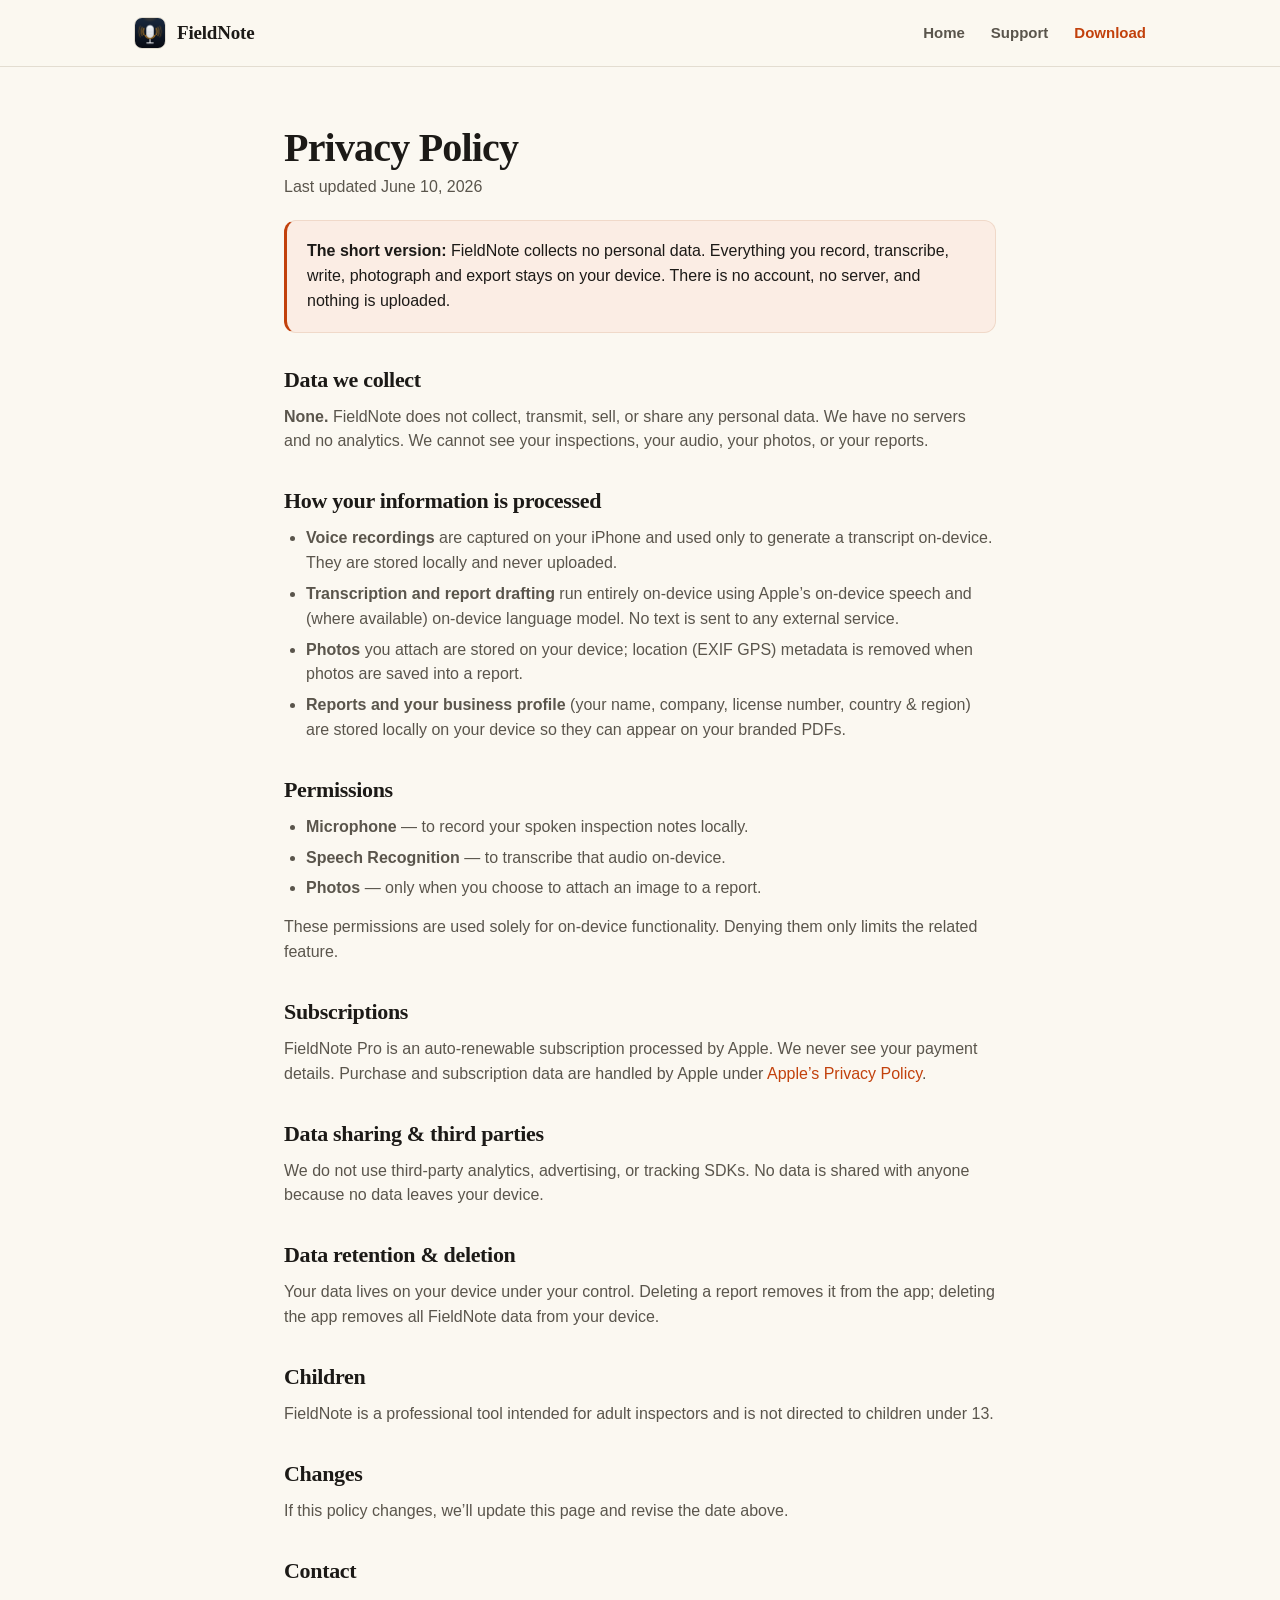
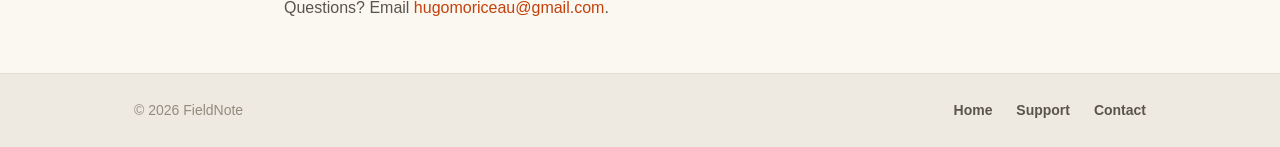
<file: privacy.html>
<!doctype html>
<html lang="en">
<head>
<meta charset="utf-8">
<meta name="viewport" content="width=device-width,initial-scale=1">
<title>FieldNote — Privacy Policy</title>
<!-- social share (og/twitter) -->
<meta property="og:type" content="website">
<meta property="og:site_name" content="Hugo Moriceau">
<meta property="og:title" content="FieldNote — Privacy Policy">
<meta property="og:description" content="FieldNote privacy policy — collects no data; everything stays on your device.">
<meta property="og:url" content="https://lastoneparis.github.io/fieldnote/privacy.html">
<meta property="og:image" content="https://lastoneparis.github.io/fieldnote/share.png">
<meta property="og:image:secure_url" content="https://lastoneparis.github.io/fieldnote/share.png">
<meta property="og:image:type" content="image/png">
<meta property="og:image:width" content="1200">
<meta property="og:image:height" content="630">
<meta property="og:image:alt" content="FieldNote — Privacy Policy">
<meta name="twitter:card" content="summary_large_image">
<meta name="twitter:title" content="FieldNote — Privacy Policy">
<meta name="twitter:description" content="FieldNote privacy policy — collects no data; everything stays on your device.">
<meta name="twitter:image" content="https://lastoneparis.github.io/fieldnote/share.png">

<meta name="description" content="FieldNote privacy policy. FieldNote collects no data — everything stays on your device.">
<link rel="icon" href="assets/icon.png">
<link rel="stylesheet" href="styles.css">
</head>
<body>
<nav><div class="wrap">
  <a class="brand" href="index.html"><img src="assets/icon.png" alt="FieldNote"> FieldNote</a>
  <div class="navlinks">
    <a href="index.html">Home</a>
    <a href="support.html">Support</a>
    <a class="nav-cta" href="https://apps.apple.com/app/id6778972333">Download</a>
  </div>
</div></nav>

<main class="page"><div class="container">
  <h1>Privacy Policy</h1>
  <p class="updated">Last updated June 10, 2026</p>

  <div class="callout">
    <strong>The short version:</strong> FieldNote collects no personal data. Everything you
    record, transcribe, write, photograph and export stays on your device. There is no
    account, no server, and nothing is uploaded.
  </div>

  <h2>Data we collect</h2>
  <p><strong>None.</strong> FieldNote does not collect, transmit, sell, or share any personal data. We have no servers and no analytics. We cannot see your inspections, your audio, your photos, or your reports.</p>

  <h2>How your information is processed</h2>
  <ul>
    <li><strong>Voice recordings</strong> are captured on your iPhone and used only to generate a transcript on-device. They are stored locally and never uploaded.</li>
    <li><strong>Transcription and report drafting</strong> run entirely on-device using Apple’s on-device speech and (where available) on-device language model. No text is sent to any external service.</li>
    <li><strong>Photos</strong> you attach are stored on your device; location (EXIF GPS) metadata is removed when photos are saved into a report.</li>
    <li><strong>Reports and your business profile</strong> (your name, company, license number, country &amp; region) are stored locally on your device so they can appear on your branded PDFs.</li>
  </ul>

  <h2>Permissions</h2>
  <ul>
    <li><strong>Microphone</strong> — to record your spoken inspection notes locally.</li>
    <li><strong>Speech Recognition</strong> — to transcribe that audio on-device.</li>
    <li><strong>Photos</strong> — only when you choose to attach an image to a report.</li>
  </ul>
  <p>These permissions are used solely for on-device functionality. Denying them only limits the related feature.</p>

  <h2>Subscriptions</h2>
  <p>FieldNote Pro is an auto-renewable subscription processed by Apple. We never see your payment details. Purchase and subscription data are handled by Apple under <a href="https://www.apple.com/legal/privacy/">Apple’s Privacy Policy</a>.</p>

  <h2>Data sharing &amp; third parties</h2>
  <p>We do not use third-party analytics, advertising, or tracking SDKs. No data is shared with anyone because no data leaves your device.</p>

  <h2>Data retention &amp; deletion</h2>
  <p>Your data lives on your device under your control. Deleting a report removes it from the app; deleting the app removes all FieldNote data from your device.</p>

  <h2>Children</h2>
  <p>FieldNote is a professional tool intended for adult inspectors and is not directed to children under 13.</p>

  <h2>Changes</h2>
  <p>If this policy changes, we’ll update this page and revise the date above.</p>

  <h2>Contact</h2>
  <p>Questions? Email <a href="mailto:hugomoriceau@gmail.com?subject=FieldNote%20Privacy">hugomoriceau@gmail.com</a>.</p>
</div></main>

<footer><div class="wrap">
  <div>© 2026 FieldNote</div>
  <div class="links">
    <a href="index.html">Home</a>
    <a href="support.html">Support</a>
    <a href="mailto:hugomoriceau@gmail.com">Contact</a>
  </div>
</div></footer>
</body>
</html>
</file>
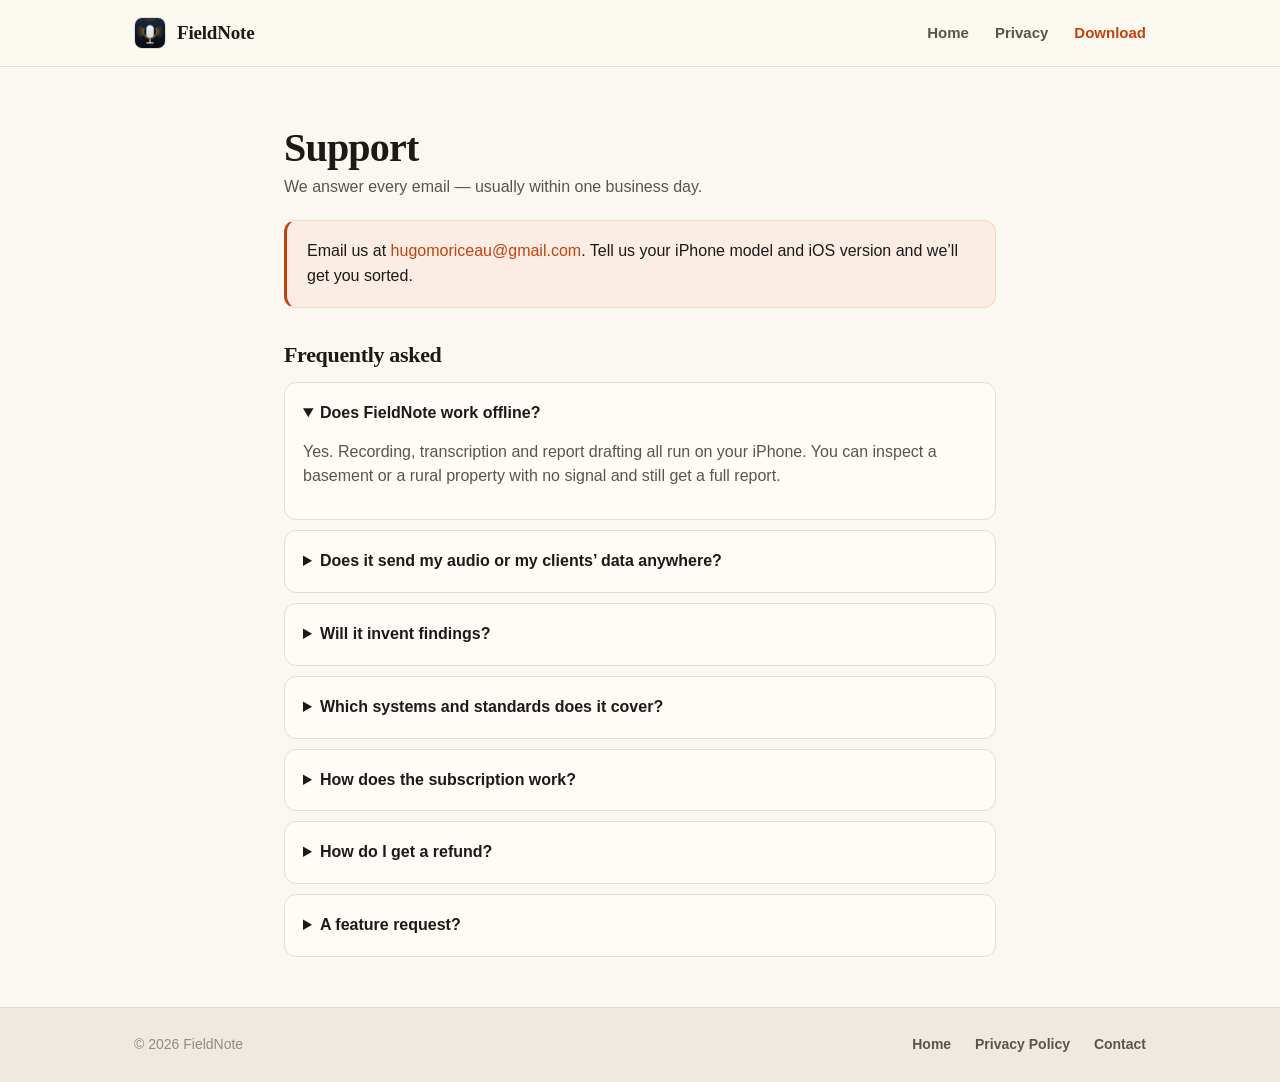
<file: support.html>
<!doctype html>
<html lang="en">
<head>
<meta charset="utf-8">
<meta name="viewport" content="width=device-width,initial-scale=1">
<title>FieldNote — Support</title>
<!-- social share (og/twitter) -->
<meta property="og:type" content="website">
<meta property="og:site_name" content="Hugo Moriceau">
<meta property="og:title" content="FieldNote — Support">
<meta property="og:description" content="Get help with FieldNote, the on-device voice-to-report app for home inspectors.">
<meta property="og:url" content="https://lastoneparis.github.io/fieldnote/support.html">
<meta property="og:image" content="https://lastoneparis.github.io/fieldnote/share.png">
<meta property="og:image:secure_url" content="https://lastoneparis.github.io/fieldnote/share.png">
<meta property="og:image:type" content="image/png">
<meta property="og:image:width" content="1200">
<meta property="og:image:height" content="630">
<meta property="og:image:alt" content="FieldNote — Support">
<meta name="twitter:card" content="summary_large_image">
<meta name="twitter:title" content="FieldNote — Support">
<meta name="twitter:description" content="Get help with FieldNote, the on-device voice-to-report app for home inspectors.">
<meta name="twitter:image" content="https://lastoneparis.github.io/fieldnote/share.png">

<meta name="description" content="Get help with FieldNote, the on-device voice-to-report app for home inspectors.">
<link rel="icon" href="assets/icon.png">
<link rel="stylesheet" href="styles.css">
</head>
<body>
<nav><div class="wrap">
  <a class="brand" href="index.html"><img src="assets/icon.png" alt="FieldNote"> FieldNote</a>
  <div class="navlinks">
    <a href="index.html">Home</a>
    <a href="privacy.html">Privacy</a>
    <a class="nav-cta" href="https://apps.apple.com/app/id6778972333">Download</a>
  </div>
</div></nav>

<main class="page"><div class="container">
  <h1 class="serif">Support</h1>
  <p class="updated">We answer every email — usually within one business day.</p>

  <div class="callout">
    Email us at <a href="mailto:hugomoriceau@gmail.com?subject=FieldNote%20Support">hugomoriceau@gmail.com</a>.
    Tell us your iPhone model and iOS version and we’ll get you sorted.
  </div>

  <h2>Frequently asked</h2>

  <details open>
    <summary>Does FieldNote work offline?</summary>
    <p>Yes. Recording, transcription and report drafting all run on your iPhone. You can inspect a basement or a rural property with no signal and still get a full report.</p>
  </details>

  <details>
    <summary>Does it send my audio or my clients’ data anywhere?</summary>
    <p>No. FieldNote has no server and uploads nothing. Your audio, transcripts, photos and reports stay on your device. See our <a href="privacy.html">Privacy Policy</a>.</p>
  </details>

  <details>
    <summary>Will it invent findings?</summary>
    <p>No. FieldNote only formats the words you actually dictate into a structured report. Every draft is reviewed and adopted by you, the qualified inspector. It is not an appraisal, survey, warranty, or certification of code or safety compliance.</p>
  </details>

  <details>
    <summary>Which systems and standards does it cover?</summary>
    <p>FieldNote organizes your dictation into the systems of your chosen standard — InterNACHI, RICS, AS 4349, NZS 4306 and more — covering roof, exterior, foundation &amp; structure, heating, cooling, plumbing, electrical, fireplace, attic/insulation/ventilation and interior, and flags any required system you didn’t mention. PDFs print on A4 or Letter to match your country.</p>
  </details>

  <details>
    <summary>How does the subscription work?</summary>
    <p>You can create your first reports free. FieldNote Pro unlocks unlimited reports — monthly, yearly (best value, about $10.83/mo billed annually), or a one-time Lifetime purchase. Subscriptions renew automatically unless cancelled at least 24 hours before the period ends; manage or cancel anytime in your App Store account settings.</p>
  </details>

  <details>
    <summary>How do I get a refund?</summary>
    <p>Purchases are handled by Apple. Request refunds at <a href="https://reportaproblem.apple.com">reportaproblem.apple.com</a>.</p>
  </details>

  <details>
    <summary>A feature request?</summary>
    <p>Please send it — FieldNote is built with inspectors, and your feedback shapes what ships next.</p>
  </details>
</div></main>

<footer><div class="wrap">
  <div>© 2026 FieldNote</div>
  <div class="links">
    <a href="index.html">Home</a>
    <a href="privacy.html">Privacy Policy</a>
    <a href="mailto:hugomoriceau@gmail.com">Contact</a>
  </div>
</div></footer>
</body>
</html>
</file>
<file: styles.css>
/* FieldNote — "Field Light" editorial design system (matches the iOS app:
   warm paper, ink, a single vermillion accent, serif mastheads, hairline rules). */
:root{
  --paper:#FBF8F1; --paper-deep:#EFEAE1; --surface:#FFFCF7;
  --ink:#1C1A17; --ink-2:#5A554C; --ink-3:#928B7E;
  --hair:#E3DDD1; --hair-strong:#CFC7B8;
  --accent:#C2410C; --accent-deep:#9A3412; --accent-soft:#FBEDE4;
  --success:#2F7D4F;
  --serif:"New York","Iowan Old Style","Palatino Linotype",Georgia,"Times New Roman",serif;
  --sans:-apple-system,BlinkMacSystemFont,"Segoe UI",Roboto,Helvetica,Arial,sans-serif;
  --maxw:1060px;
}
*{box-sizing:border-box;margin:0;padding:0}
html{scroll-behavior:smooth;-webkit-text-size-adjust:100%}
body{font-family:var(--sans);background:var(--paper);color:var(--ink);
  line-height:1.55;-webkit-font-smoothing:antialiased;text-rendering:optimizeLegibility}
a{color:var(--accent);text-decoration:none}
a:hover{text-decoration:underline}
img{max-width:100%}
.wrap{max-width:var(--maxw);margin:0 auto;padding:0 24px}
.container{max-width:760px;margin:0 auto;padding:0 24px}
.serif{font-family:var(--serif)}

/* overline / eyebrow */
.eyebrow{display:inline-flex;align-items:center;gap:8px;color:var(--ink-3);
  font-weight:700;letter-spacing:.14em;text-transform:uppercase;font-size:12px;margin-bottom:16px}
.eyebrow::before{content:"";width:18px;height:2px;background:var(--accent);display:inline-block}

/* nav */
nav{position:sticky;top:0;z-index:20;background:rgba(251,248,241,.82);
  backdrop-filter:saturate(180%) blur(14px);border-bottom:1px solid var(--hair)}
nav .wrap{display:flex;align-items:center;justify-content:space-between;height:66px}
.brand{display:flex;align-items:center;gap:11px;font-weight:700;font-size:19px;color:var(--ink);
  font-family:var(--serif);letter-spacing:-.01em}
.brand img{width:32px;height:32px;border-radius:8px;border:1px solid var(--hair)}
.navlinks{display:flex;align-items:center;gap:26px}
.navlinks a{color:var(--ink-2);font-weight:600;font-size:15px}
.navlinks a:hover{color:var(--ink);text-decoration:none}
.navlinks a.nav-cta{color:var(--accent)}

/* hero */
.hero{position:relative;overflow:hidden;padding:84px 0 56px}
.hero .wrap{display:grid;grid-template-columns:1.08fr .92fr;gap:52px;align-items:center}
h1{font-family:var(--serif);font-size:54px;line-height:1.06;font-weight:700;letter-spacing:-.02em}
.hero p.sub{margin-top:20px;font-size:20px;color:var(--ink-2);max-width:33ch}
.cta{display:flex;gap:16px;margin-top:32px;flex-wrap:wrap;align-items:center}
.btn{display:inline-flex;align-items:center;gap:9px;font-weight:700;font-size:16px;
  border-radius:12px;padding:14px 22px;transition:transform .15s ease,filter .15s ease}
.btn:hover{text-decoration:none;transform:translateY(-1px)}
.btn-primary{background:var(--accent);color:#fff}
.btn-primary:hover{filter:brightness(1.06)}
.btn-ghost{border:1.25px solid var(--hair-strong);color:var(--ink)}
.btn-ghost:hover{border-color:var(--accent)}
/* official-style App Store badge */
.appstore{display:inline-flex;align-items:center;gap:11px;background:var(--ink);color:#fff;
  border-radius:13px;padding:10px 18px;transition:transform .15s ease}
.appstore:hover{text-decoration:none;transform:translateY(-1px)}
.appstore svg{width:26px;height:26px;flex:0 0 auto;fill:#fff}
.appstore .s{display:flex;flex-direction:column;line-height:1.12}
.appstore .s small{font-size:11px;letter-spacing:.02em;opacity:.85}
.appstore .s b{font-size:18px;font-weight:600;letter-spacing:-.01em}
.note{margin-top:14px;color:var(--ink-3);font-size:13px}

/* phone mock */
.phone{justify-self:center;width:290px;border-radius:44px;overflow:hidden;
  border:9px solid #15110d;box-shadow:0 26px 64px rgba(40,24,12,.22);background:#000}
.phone video,.phone img{display:block;width:100%}

/* sections */
section.block{padding:64px 0;border-top:1px solid var(--hair)}
section.block.alt{background:var(--paper-deep)}
h2{font-family:var(--serif);font-size:34px;font-weight:700;letter-spacing:-.015em;margin-bottom:10px}
h3{font-size:18px;font-weight:700;margin:14px 0 6px}
.lead{color:var(--ink-2);font-size:18px;margin-bottom:34px;max-width:60ch}

/* feature cards (SVG icons, hairline, paper) */
.grid{display:grid;grid-template-columns:repeat(2,1fr);gap:18px}
.card{background:var(--surface);border:1px solid var(--hair);border-radius:16px;padding:26px;
  transition:border-color .2s ease,transform .2s ease}
.card:hover{border-color:var(--hair-strong);transform:translateY(-2px)}
.card .ic{width:42px;height:42px;display:grid;place-items:center;border-radius:11px;
  background:var(--accent-soft);margin-bottom:6px}
.card .ic svg{width:22px;height:22px;stroke:var(--accent);fill:none;stroke-width:1.7}
.card p{color:var(--ink-2);font-size:15px}

/* steps */
.steps{counter-reset:s;display:grid;gap:14px;max-width:760px}
.step{display:flex;gap:18px;align-items:flex-start;background:var(--surface);
  border:1px solid var(--hair);border-radius:14px;padding:20px 22px}
.step .n{counter-increment:s;flex:0 0 auto;width:34px;height:34px;border-radius:50%;
  background:var(--accent);color:#fff;font-weight:700;display:grid;place-items:center;font-family:var(--serif)}
.step .n::before{content:counter(s)}
.step h3{margin:0 0 3px}
.step p{color:var(--ink-2);font-size:15px}

/* stat / trust strip */
.stats{display:grid;grid-template-columns:repeat(3,1fr);gap:18px;text-align:center}
.stat b{display:block;font-family:var(--serif);font-size:40px;font-weight:700;color:var(--ink);letter-spacing:-.02em}
.stat span{color:var(--ink-2);font-size:15px}

/* closing CTA band */
.closing{text-align:center;padding:76px 0}
.closing h2{margin-bottom:18px}
.closing .cta{justify-content:center}

/* content pages (privacy / support) */
main.page{padding:60px 0 40px}
main.page h1{font-family:var(--serif);font-size:40px;margin-bottom:6px}
main.page h2{font-size:22px;margin:30px 0 8px}
main.page p,main.page li{color:var(--ink-2);font-size:16px;margin-bottom:12px}
main.page ul{margin:8px 0 14px 22px}
main.page li{margin:6px 0}
.updated{color:var(--ink-3);font-size:14px;margin-bottom:24px}
.callout{background:var(--accent-soft);border:1px solid #f0d9c9;border-left:3px solid var(--accent);
  border-radius:12px;padding:18px 20px;margin:20px 0;color:var(--ink);font-size:16px}
details{background:var(--surface);border:1px solid var(--hair);border-radius:12px;padding:4px 18px;margin:10px 0}
summary{cursor:pointer;font-weight:600;padding:14px 0;color:var(--ink)}
details p{padding-bottom:14px;margin-bottom:0}

/* footer */
footer{border-top:1px solid var(--hair);background:var(--paper-deep)}
footer .wrap{display:flex;align-items:center;justify-content:space-between;padding-top:26px;padding-bottom:26px;
  flex-wrap:wrap;gap:12px;color:var(--ink-3);font-size:14px}
footer a{color:var(--ink-2);margin-left:20px;font-weight:600}
footer .links a:first-child{margin-left:0}

/* responsive */
@media(max-width:820px){
  .hero{padding:54px 0 36px}
  .hero .wrap{grid-template-columns:1fr;gap:36px}
  .phone{order:-1;width:240px}
  h1{font-size:40px}
  h2{font-size:28px}
  .grid{grid-template-columns:1fr}
  .stats{grid-template-columns:1fr;gap:24px}
  .navlinks{gap:16px}
  .navlinks a:not(.nav-cta){display:none}
}
</file>
